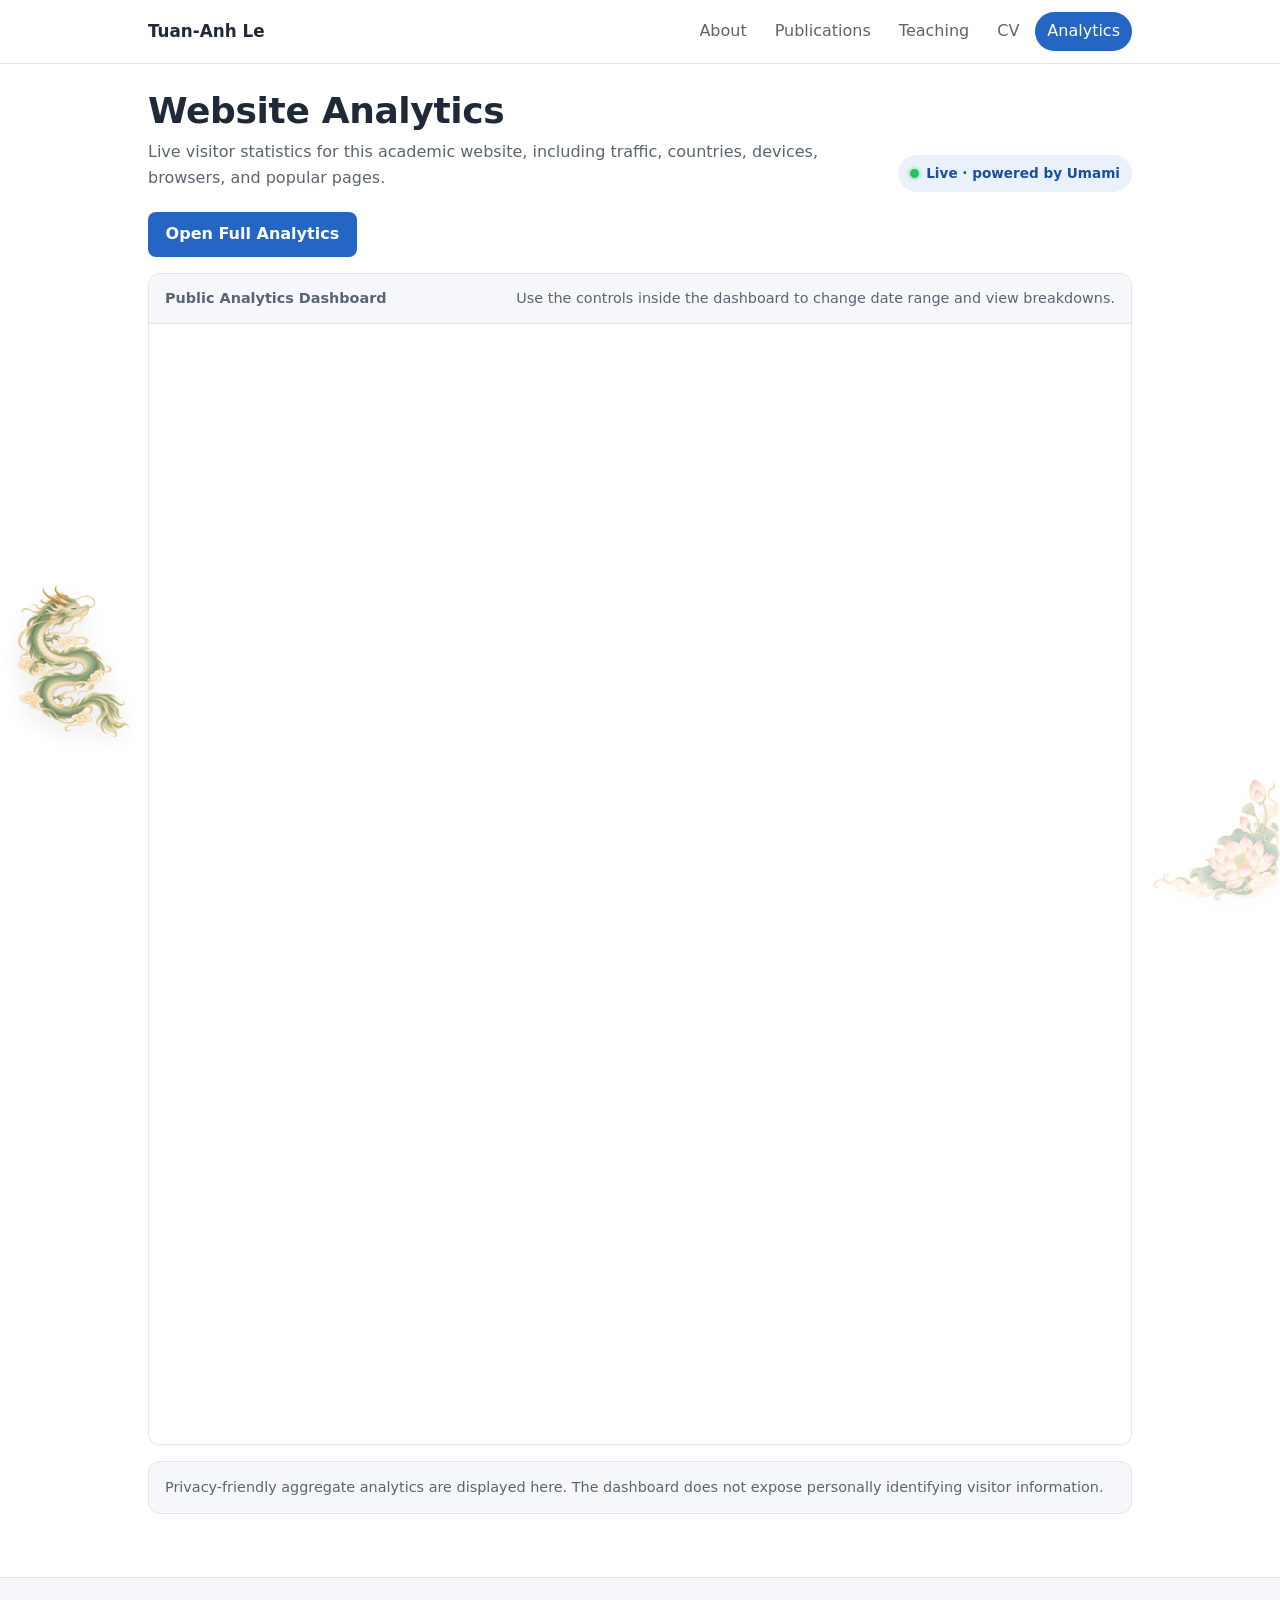
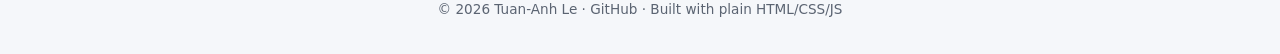
<file: analytics.html>
<!DOCTYPE html>
<html lang="en">
<head>
  <meta charset="UTF-8">
  <meta name="viewport" content="width=device-width, initial-scale=1.0">
  <title>Analytics · Tuan-Anh Le</title>
  <meta name="description" content="Public website visitor analytics for Tuan-Anh Le's academic website.">
  <link rel="stylesheet" href="assets/css/style.css?v=20260916-analytics2">
  <script defer src="https://cloud.umami.is/script.js" data-website-id="98141acc-b145-4bf0-a207-50ff6eefe35a"></script>
  <style>
    .analytics-page-head { display:flex; justify-content:space-between; gap:1rem; align-items:flex-end; flex-wrap:wrap; margin-bottom:1.25rem; }
    .analytics-page-head h1 { margin-bottom:.35rem; }
    .analytics-page-head p { margin:0; color:var(--text-muted); max-width:720px; }
    .analytics-badge { display:inline-flex; align-items:center; gap:.45rem; padding:.45rem .75rem; border-radius:999px; background:var(--accent-soft); color:var(--accent-strong); font-size:.85rem; font-weight:700; white-space:nowrap; }
    .analytics-badge::before { content:""; width:.55rem; height:.55rem; border-radius:50%; background:#22c55e; box-shadow:0 0 0 3px rgba(34,197,94,.14); }
    .analytics-actions { display:flex; gap:.75rem; flex-wrap:wrap; margin:0 0 1rem; }
    .analytics-embed-card { background:#fff; border:1px solid var(--border); border-radius:var(--radius); box-shadow:var(--shadow-sm); overflow:hidden; }
    .analytics-embed-bar { display:flex; align-items:center; justify-content:space-between; gap:1rem; flex-wrap:wrap; padding:.8rem 1rem; background:var(--surface); border-bottom:1px solid var(--border); color:var(--text-muted); font-size:.9rem; }
    .analytics-frame { display:block; width:100%; height:1120px; border:0; background:#fff; }
    .analytics-privacy { margin-top:1rem; padding:.85rem 1rem; border:1px solid var(--border); border-radius:var(--radius); background:var(--surface); color:var(--text-muted); font-size:.9rem; }
    @media (max-width:760px) { .analytics-frame { height:1450px; } .analytics-page-head { align-items:flex-start; } }
  </style>
</head>
<body>
  <header class="site-header">
    <div class="nav-inner">
      <a class="site-title" href="index.html">Tuan-Anh Le</a>
      <nav class="site-nav" aria-label="Primary navigation"></nav>
    </div>
  </header>

  <main>
    <section class="analytics-page-head">
      <div>
        <h1>Website Analytics</h1>
        <p>Live visitor statistics for this academic website, including traffic, countries, devices, browsers, and popular pages.</p>
      </div>
      <div class="analytics-badge">Live · powered by Umami</div>
    </section>

    <div class="analytics-actions">
      <a class="btn" href="https://cloud.umami.is/share/6wqNv4lxT0uvoxpi" target="_blank" rel="noopener">Open Full Analytics</a>
    </div>

    <section class="analytics-embed-card">
      <div class="analytics-embed-bar">
        <strong>Public Analytics Dashboard</strong>
        <span>Use the controls inside the dashboard to change date range and view breakdowns.</span>
      </div>
      <iframe
        class="analytics-frame"
        src="https://cloud.umami.is/share/6wqNv4lxT0uvoxpi"
        title="Tuan-Anh Le website analytics"
        loading="lazy"
        referrerpolicy="strict-origin-when-cross-origin"
        allowfullscreen>
      </iframe>
    </section>

    <p class="analytics-privacy">Privacy-friendly aggregate analytics are displayed here. The dashboard does not expose personally identifying visitor information.</p>
  </main>

  <footer class="site-footer"></footer>
  <script src="assets/js/main.js?v=20260920-lotusfade1"></script>
</body>
</html>
</file>
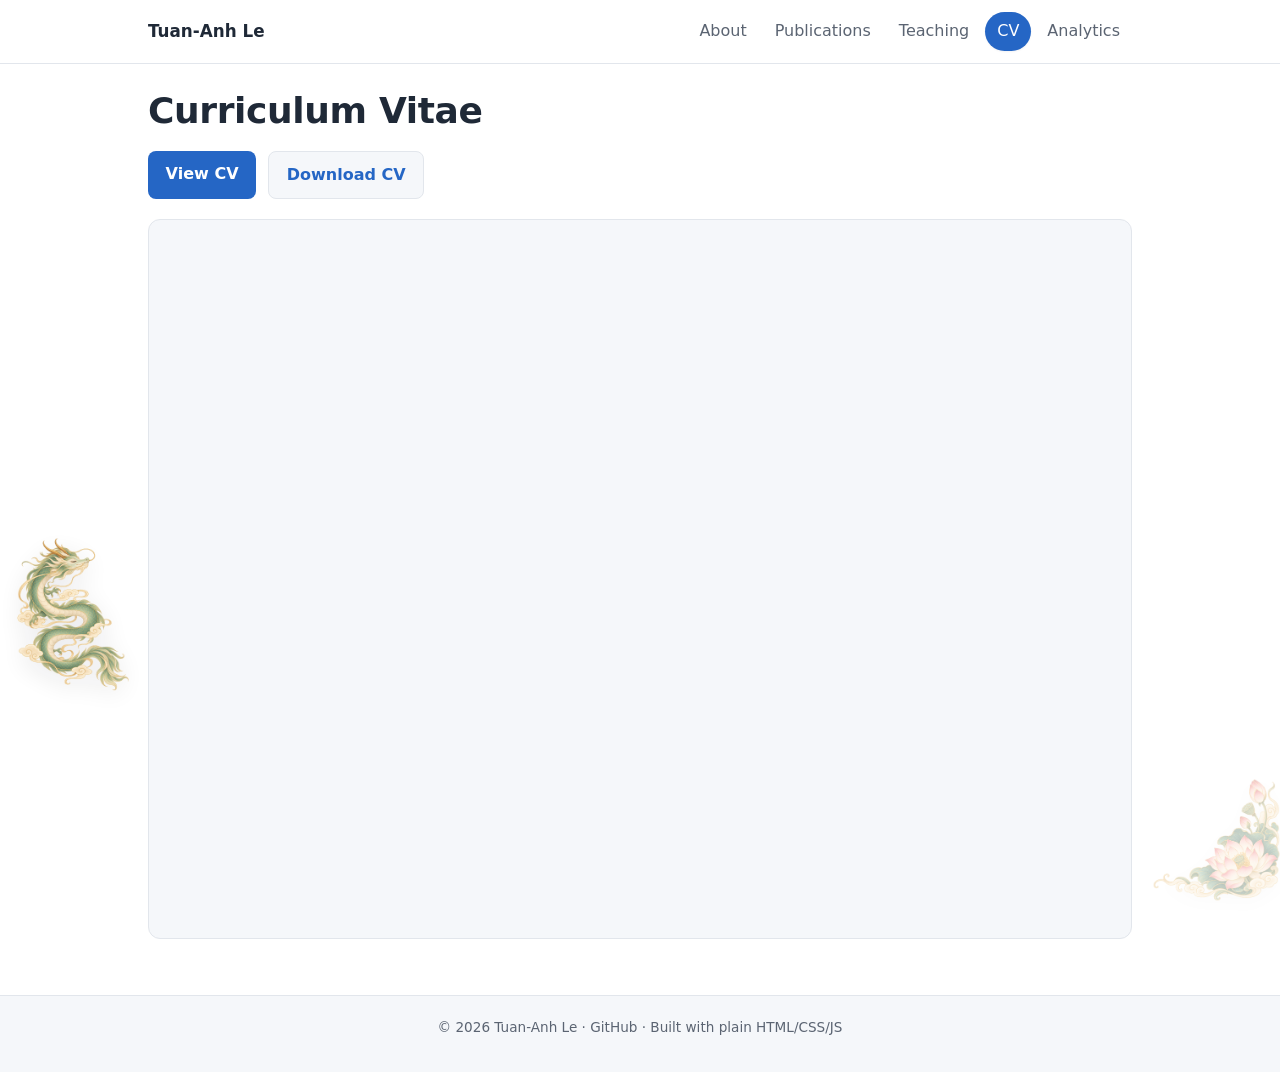
<file: cv.html>
<!DOCTYPE html>
<html lang="en">
<head>
  <meta charset="UTF-8">
  <meta name="viewport" content="width=device-width, initial-scale=1.0">
  <title>CV · Tuan-Anh Le</title>
  <meta name="description" content="Curriculum Vitae of Tuan-Anh Le, Ph.D.">
  <link rel="stylesheet" href="assets/css/style.css?v=20260916-analytics1">
  <script defer src="https://cloud.umami.is/script.js" data-website-id="98141acc-b145-4bf0-a207-50ff6eefe35a"></script>
</head>
<body>
  <header class="site-header">
    <div class="nav-inner">
      <a class="site-title" href="index.html">Tuan-Anh Le</a>
      <nav class="site-nav" aria-label="Primary navigation"></nav>
    </div>
  </header>

  <main>
    <h1>Curriculum Vitae</h1>
    <div class="cv-actions">
      <a class="btn" href="assets/files/CV.pdf?v=20260916-4" target="_blank" rel="noopener">View CV</a>
      <a class="btn secondary" href="assets/files/CV.pdf?v=20260916-4" download="Tuan-Anh-Le-CV.pdf">Download CV</a>
    </div>
    <iframe class="cv-frame" src="assets/files/CV.pdf?v=20260916-4#view=FitH" title="Curriculum Vitae of Tuan-Anh Le"></iframe>
  </main>

  <footer class="site-footer"></footer>
  <script src="assets/js/main.js?v=20260920-lotusfade1"></script>
</body>
</html>
</file>
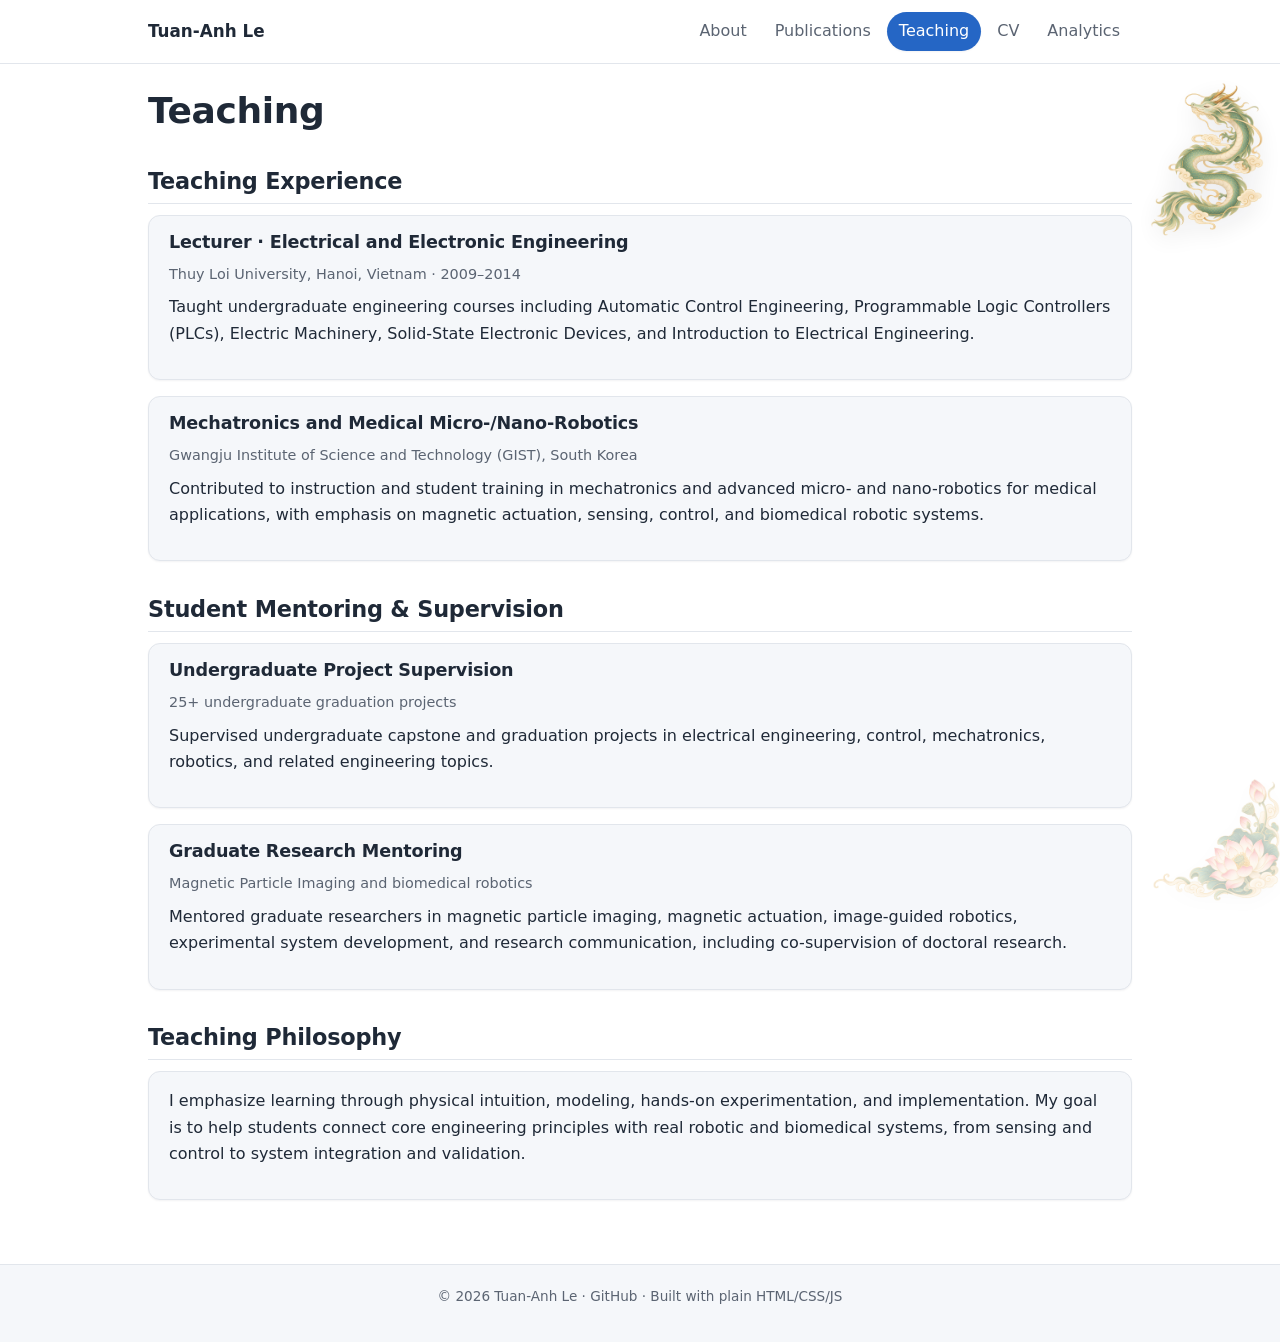
<file: teaching.html>
<!DOCTYPE html>
<html lang="en">
<head>
  <meta charset="UTF-8">
  <meta name="viewport" content="width=device-width, initial-scale=1.0">
  <title>Teaching · Tuan-Anh Le</title>
  <meta name="description" content="Teaching, mentoring, and student supervision by Tuan-Anh Le.">
  <link rel="stylesheet" href="assets/css/style.css?v=20260916-analytics1">
  <script defer src="https://cloud.umami.is/script.js" data-website-id="98141acc-b145-4bf0-a207-50ff6eefe35a"></script>
</head>
<body>
  <header class="site-header">
    <div class="nav-inner">
      <a class="site-title" href="index.html">Tuan-Anh Le</a>
      <nav class="site-nav" aria-label="Primary navigation"></nav>
    </div>
  </header>

  <main>
    <h1>Teaching</h1>

    <section>
      <h2>Teaching Experience</h2>
      <div class="card">
        <h3>Lecturer · Electrical and Electronic Engineering</h3>
        <p class="meta">Thuy Loi University, Hanoi, Vietnam · 2009–2014</p>
        <p class="description">Taught undergraduate engineering courses including Automatic Control Engineering, Programmable Logic Controllers (PLCs), Electric Machinery, Solid-State Electronic Devices, and Introduction to Electrical Engineering.</p>
      </div>
      <div class="card">
        <h3>Mechatronics and Medical Micro-/Nano-Robotics</h3>
        <p class="meta">Gwangju Institute of Science and Technology (GIST), South Korea</p>
        <p class="description">Contributed to instruction and student training in mechatronics and advanced micro- and nano-robotics for medical applications, with emphasis on magnetic actuation, sensing, control, and biomedical robotic systems.</p>
      </div>
    </section>

    <section>
      <h2>Student Mentoring &amp; Supervision</h2>
      <div class="card">
        <h3>Undergraduate Project Supervision</h3>
        <p class="meta">25+ undergraduate graduation projects</p>
        <p class="description">Supervised undergraduate capstone and graduation projects in electrical engineering, control, mechatronics, robotics, and related engineering topics.</p>
      </div>
      <div class="card">
        <h3>Graduate Research Mentoring</h3>
        <p class="meta">Magnetic Particle Imaging and biomedical robotics</p>
        <p class="description">Mentored graduate researchers in magnetic particle imaging, magnetic actuation, image-guided robotics, experimental system development, and research communication, including co-supervision of doctoral research.</p>
      </div>
    </section>

    <section>
      <h2>Teaching Philosophy</h2>
      <div class="card">
        <p class="description">I emphasize learning through physical intuition, modeling, hands-on experimentation, and implementation. My goal is to help students connect core engineering principles with real robotic and biomedical systems, from sensing and control to system integration and validation.</p>
      </div>
    </section>
  </main>

  <footer class="site-footer"></footer>
  <script src="assets/js/main.js?v=20260920-lotusfade1"></script>
</body>
</html>
</file>
<file: assets/css/style.css>
/* ==========================================================================
  Tuan Anh Le — Personal Academic Website
   Shared stylesheet. Edit colors/typography here to restyle the whole site.
   ========================================================================== */

:root {
  --bg: #ffffff;
  --surface: #f5f7fa;
  --text: #1f2937;
  --text-muted: #5b6472;
  --accent: #2566c5;
  --accent-strong: #1a4f9e;
  --accent-soft: #eaf1fb;
  --border: #e2e6ec;
  --max-width: 1024px;
  --radius: 12px;
  --shadow-sm: 0 1px 2px rgba(16, 24, 40, 0.05);
  --shadow-md: 0 6px 16px rgba(16, 24, 40, 0.08);
  --transition: 0.18s ease;
}

* { box-sizing: border-box; }
html { scroll-behavior: smooth; }
body {
  margin: 0;
  font-family: system-ui, -apple-system, BlinkMacSystemFont, "Segoe UI", Roboto, Helvetica, Arial, sans-serif;
  color: var(--text);
  background: var(--bg);
  line-height: 1.65;
  font-size: 16px;
}
a { color: var(--accent); text-decoration: none; transition: color var(--transition); }
a:hover { color: var(--accent-strong); text-decoration: underline; }
h1,h2,h3,h4 { line-height: 1.25; margin: 0 0 0.5em; color: var(--text); letter-spacing: -0.01em; }
h1 { font-size: 2.25rem; }
h2 { font-size: 1.4rem; margin-top: 1.5em; padding-bottom: 0.35em; border-bottom: 1px solid var(--border); }
h3 { font-size: 1.1rem; }
p { margin: 0 0 1em; }
ul { margin: 0 0 1em; padding-left: 1.25em; }

/* ---------- Header / navigation ---------- */
.site-header { position: sticky; top: 0; z-index: 10; background: var(--bg); border-bottom: 1px solid var(--border); }
.nav-inner { max-width: var(--max-width); margin: 0 auto; padding: 0.75rem 1.25rem; display: flex; flex-wrap: wrap; align-items: center; justify-content: space-between; gap: 0.5rem; }
.site-title { font-weight: 700; font-size: 1.05rem; color: var(--text); }
.site-title:hover { text-decoration: none; color: var(--accent); }
.site-nav { display: flex; flex-wrap: wrap; gap: 0.25rem; }
.site-nav a { padding: 0.4rem 0.75rem; border-radius: 999px; color: var(--text-muted); font-weight: 500; transition: color var(--transition), background-color var(--transition), box-shadow var(--transition); }
.site-nav a:hover { background: var(--surface); color: var(--text); text-decoration: none; }
.site-nav a.active { background: var(--accent); color: #fff; box-shadow: var(--shadow-sm); }

/* ---------- Layout ---------- */
main { max-width: var(--max-width); margin: 0 auto; padding: 1.5rem 1.25rem 3rem; }

/* ---------- Hero (About) ---------- */
.hero { display: flex; flex-wrap: wrap; gap: 1.5rem; align-items: flex-start; }
.hero-content { flex: 1 1 320px; min-width: 0; }
.hero-content .lead { font-size: 1.15rem; }
.hero-photo { flex: 0 0 240px; }
.hero-photo img { width: 100%; max-width: 240px; border-radius: var(--radius); border: 1px solid var(--border); display: block; }
.contact-line { margin: 0.25rem 0 1rem; font-size: 1.05rem; }
.icons { display: flex; flex-wrap: wrap; gap: 0.5rem; margin: 0 0 1rem; }
.icons a { display: inline-flex; align-items: center; justify-content: center; width: 2.4rem; height: 2.4rem; border-radius: 999px; border: 1px solid var(--border); background: var(--bg); color: var(--text-muted); font-size: 1.05rem; transition: color var(--transition), background-color var(--transition), border-color var(--transition), transform var(--transition); }
.icons a:hover { color: #fff; background: var(--accent); border-color: var(--accent); text-decoration: none; transform: translateY(-2px); }
.icons a:focus-visible { outline: 2px solid var(--accent); outline-offset: 2px; }

/* ---------- Generic cards ---------- */
.card { background: var(--surface); border: 1px solid var(--border); border-radius: var(--radius); padding: 1rem 1.25rem; margin-bottom: 1rem; box-shadow: var(--shadow-sm); transition: box-shadow var(--transition), transform var(--transition); }
.card:hover { box-shadow: var(--shadow-md); transform: translateY(-2px); }
.card h3 { margin-top: 0; }
.meta { color: var(--text-muted); font-size: 0.9rem; margin-bottom: 0.5rem; }
.entry { margin-bottom: 1.5rem; }
.entry .title { font-weight: 600; }
.entry .description { margin: 0.25rem 0; color: var(--text-muted); }
.news-list li { margin-bottom: 0.5rem; }
.news-list b { color: var(--text); }

/* ---------- News / highlights ---------- */
.news-grid { display: grid; grid-template-columns: repeat(2, minmax(0, 1fr)); gap: 1rem; }
.news-card { background: var(--surface); border: 1px solid var(--border); border-radius: var(--radius); overflow: hidden; box-shadow: var(--shadow-sm); transition: transform var(--transition), box-shadow var(--transition); }
.news-card:hover { transform: translateY(-2px); box-shadow: var(--shadow-md); }
.news-card.featured-news { display: grid; grid-template-columns: 150px minmax(0, 1fr); }
.news-image { display: block; background: #fff; border-right: 1px solid var(--border); }
.news-image:hover { text-decoration: none; }
.news-image img { width: 100%; height: 100%; min-height: 170px; object-fit: contain; display: block; padding: 0.75rem; }
.news-body { padding: 1rem 1.1rem; }
.news-body h3 { margin-bottom: 0.45rem; }
.news-body p { color: var(--text-muted); margin-bottom: 0.7rem; }
.news-date { display: inline-block; font-size: 0.78rem; font-weight: 700; letter-spacing: 0.02em; color: var(--accent-strong); background: var(--accent-soft); border-radius: 999px; padding: 0.18rem 0.6rem; margin-bottom: 0.55rem; }
.news-link { font-weight: 600; font-size: 0.9rem; }
.cover-tile { min-height: 190px; padding: 1rem; display: flex; flex-direction: column; justify-content: space-between; background: linear-gradient(145deg, #10233f, #244f84); color: #fff; border-right: 1px solid var(--border); }
.cover-tile:hover { color: #fff; text-decoration: none; }
.cover-journal { font-family: Georgia, "Times New Roman", serif; font-size: 1rem; line-height: 1.15; }
.cover-label { font-size: 1.2rem; font-weight: 800; letter-spacing: 0.08em; }
.cover-year { font-size: 0.75rem; opacity: 0.85; }

/* ---------- Career timeline ---------- */
.timeline { position: relative; margin-top: 0.5rem; }
.timeline::before { content: ""; position: absolute; left: 118px; top: 0.4rem; bottom: 0.4rem; width: 2px; background: var(--border); }
.timeline-item { display: grid; grid-template-columns: 100px minmax(0, 1fr); gap: 1.25rem; position: relative; padding-bottom: 1.15rem; }
.timeline-item::before { content: ""; position: absolute; left: 113px; top: 0.42rem; width: 12px; height: 12px; border-radius: 50%; background: var(--accent); box-shadow: 0 0 0 4px var(--bg); }
.timeline-date { color: var(--accent-strong); font-weight: 700; font-size: 0.9rem; text-align: right; padding-top: 0.1rem; }
.timeline-content { background: var(--surface); border: 1px solid var(--border); border-radius: var(--radius); padding: 0.85rem 1rem; }
.timeline-content h3 { margin-bottom: 0.25rem; }
.timeline-content p { margin: 0; color: var(--text-muted); }

/* ---------- Publications ---------- */
.pub-card { display: flex; gap: 1.25rem; padding: 1.25rem; }
.pub-thumb { flex: 0 0 120px; align-self: flex-start; }
.pub-thumb a { display: block; }
.pub-thumb img { display: block; width: 120px; height: 120px; max-width: 100%; aspect-ratio: 1 / 1; object-fit: contain; border-radius: var(--radius); border: 1px solid var(--border); background: #fff; padding: 0.5rem; }
.pub-body { flex: 1; min-width: 0; }
.pub-title { font-weight: 600; font-size: 1.02rem; margin: 0 0 0.3rem; }
.pub-authors { color: var(--text-muted); font-size: 0.9rem; margin: 0 0 0.4rem; }
.pub-authors b { color: var(--text); }
.pub-venue { font-size: 0.9rem; margin: 0 0 0.4rem; color: var(--text); }
.pub-meta { display: flex; flex-wrap: wrap; align-items: center; gap: 0.75rem; margin-top: 0.25rem; }
.pub-year { font-size: 0.8rem; font-weight: 600; color: var(--accent-strong); background: #eaf1fb; border-radius: 999px; padding: 0.15rem 0.6rem; }
.pub-link { font-size: 0.9rem; }
#publications-loading,#publications-error { padding: 2rem; text-align: center; color: var(--text-muted); }

/* ---------- CV ---------- */
.cv-actions { display: flex; flex-wrap: wrap; gap: 0.75rem; margin-bottom: 1.25rem; }
.btn { display: inline-block; background: var(--accent); color: #fff; padding: 0.6rem 1.1rem; border-radius: 8px; font-weight: 600; transition: background var(--transition), transform var(--transition), box-shadow var(--transition); }
.btn:hover { background: var(--accent-strong); text-decoration: none; color: #fff; transform: translateY(-1px); box-shadow: var(--shadow-sm); }
.btn.secondary { background: var(--surface); color: var(--accent); border: 1px solid var(--border); }
.btn.secondary:hover { background: var(--border); }
.cv-frame { width: 100%; height: 80vh; min-height: 480px; border: 1px solid var(--border); border-radius: var(--radius); background: var(--surface); }

/* ---------- Analytics ---------- */
.analytics-head { display: flex; justify-content: space-between; gap: 1.5rem; align-items: flex-start; margin-bottom: 1.5rem; }
.analytics-head h1 { margin-bottom: 0.35rem; }
.analytics-subtitle { margin-bottom: 0.15rem; color: var(--text-muted); }
.analytics-note { margin: 0; color: var(--text-muted); font-size: 0.88rem; }
.analytics-updated { flex: 0 0 auto; font-size: 0.82rem; color: var(--text-muted); background: var(--surface); border: 1px solid var(--border); border-radius: 999px; padding: 0.35rem 0.75rem; }
.metric-grid { display: grid; grid-template-columns: repeat(4, minmax(0, 1fr)); gap: 1rem; margin-bottom: 1rem; }
.metric-card { background: #fff; border: 1px solid var(--border); border-radius: var(--radius); padding: 1rem; display: flex; gap: 0.85rem; align-items: center; box-shadow: var(--shadow-sm); }
.metric-icon { width: 3rem; height: 3rem; border-radius: 12px; display: grid; place-items: center; flex: 0 0 3rem; background: var(--accent-soft); color: var(--accent); font-size: 1.5rem; font-weight: 700; }
.metric-card div:last-child { min-width: 0; display: flex; flex-direction: column; }
.metric-label { color: var(--text-muted); font-size: 0.85rem; }
.metric-card strong { font-size: 1.75rem; line-height: 1.15; margin: 0.2rem 0; color: var(--text); }
.metric-card small { color: var(--text-muted); font-size: 0.72rem; }
.analytics-panel { background: #fff; border: 1px solid var(--border); border-radius: var(--radius); box-shadow: var(--shadow-sm); padding: 1rem; }
.analytics-panel h2 { border: 0; margin: 0 0 0.15rem; padding: 0; font-size: 1.15rem; }
.analytics-panel p { margin: 0; color: var(--text-muted); font-size: 0.85rem; }
.panel-title-row { display: flex; justify-content: space-between; gap: 1rem; align-items: flex-start; margin-bottom: 0.85rem; }
.country-panel { margin-bottom: 1rem; }
.country-layout { display: grid; grid-template-columns: minmax(0, 1.65fr) minmax(280px, 0.85fr); gap: 1rem; align-items: stretch; }
.geo-chart { min-height: 360px; display: grid; place-items: center; overflow: hidden; }
.country-table-wrap { overflow-x: auto; }
.analytics-table { width: 100%; border-collapse: collapse; font-size: 0.86rem; }
.analytics-table th { text-align: left; color: var(--text-muted); font-weight: 600; border-bottom: 1px solid var(--border); padding: 0.55rem 0.5rem; }
.analytics-table td { border-bottom: 1px solid var(--border); padding: 0.6rem 0.5rem; }
.analytics-table th:last-child,.analytics-table td:last-child { text-align: right; }
.analytics-empty { color: var(--text-muted); text-align: center; padding: 2rem; border: 1px dashed var(--border); border-radius: var(--radius); background: var(--surface); width: 100%; }
.analytics-empty-cell { color: var(--text-muted); text-align: center !important; padding: 1.5rem !important; }
.analytics-lower-grid { display: grid; grid-template-columns: minmax(0, 1.2fr) minmax(300px, 0.8fr); gap: 1rem; }
.traffic-chart { min-height: 300px; display: grid; place-items: center; }
.range-pill { font-size: 0.78rem; color: var(--text-muted); border: 1px solid var(--border); border-radius: 8px; padding: 0.3rem 0.55rem; background: var(--surface); white-space: nowrap; }
.popular-table td:first-child { max-width: 260px; overflow: hidden; text-overflow: ellipsis; white-space: nowrap; }

/* ---------- Footer ---------- */
.site-footer { border-top: 1px solid var(--border); background: var(--surface); color: var(--text-muted); font-size: 0.85rem; text-align: center; padding: 1.25rem; }
.site-footer a { color: var(--text-muted); }

/* ---------- Responsive ---------- */
@media (max-width: 900px) {
  .metric-grid { grid-template-columns: repeat(2, minmax(0, 1fr)); }
  .country-layout { grid-template-columns: 1fr; }
  .analytics-lower-grid { grid-template-columns: 1fr; }
}

@media (max-width: 760px) {
  .news-grid { grid-template-columns: 1fr; }
  .analytics-head { flex-direction: column; }
  .analytics-updated { align-self: flex-start; }
}

@media (max-width: 640px) {
  .nav-inner { flex-direction: column; align-items: flex-start; }
  .hero { flex-direction: column-reverse; }
  .hero-photo { flex: 0 0 auto; align-self: center; }
  .news-card.featured-news { grid-template-columns: 1fr; }
  .news-image { border-right: 0; border-bottom: 1px solid var(--border); }
  .news-image img { max-height: 240px; min-height: 0; }
  .cover-tile { border-right: 0; border-bottom: 1px solid var(--border); min-height: 160px; }
  .timeline::before { left: 7px; }
  .timeline-item { grid-template-columns: 1fr; gap: 0.35rem; padding-left: 1.75rem; }
  .timeline-item::before { left: 2px; }
  .timeline-date { text-align: left; }
  .pub-card { flex-direction: column; }
  .pub-thumb { flex: 0 0 auto; width: 100%; }
  .pub-thumb img { width: 100%; height: auto; max-height: 220px; object-fit: contain; aspect-ratio: auto; }
  .metric-grid { grid-template-columns: 1fr; }
  .metric-card strong { font-size: 1.55rem; }
  .geo-chart { min-height: 260px; }
}
</file>
